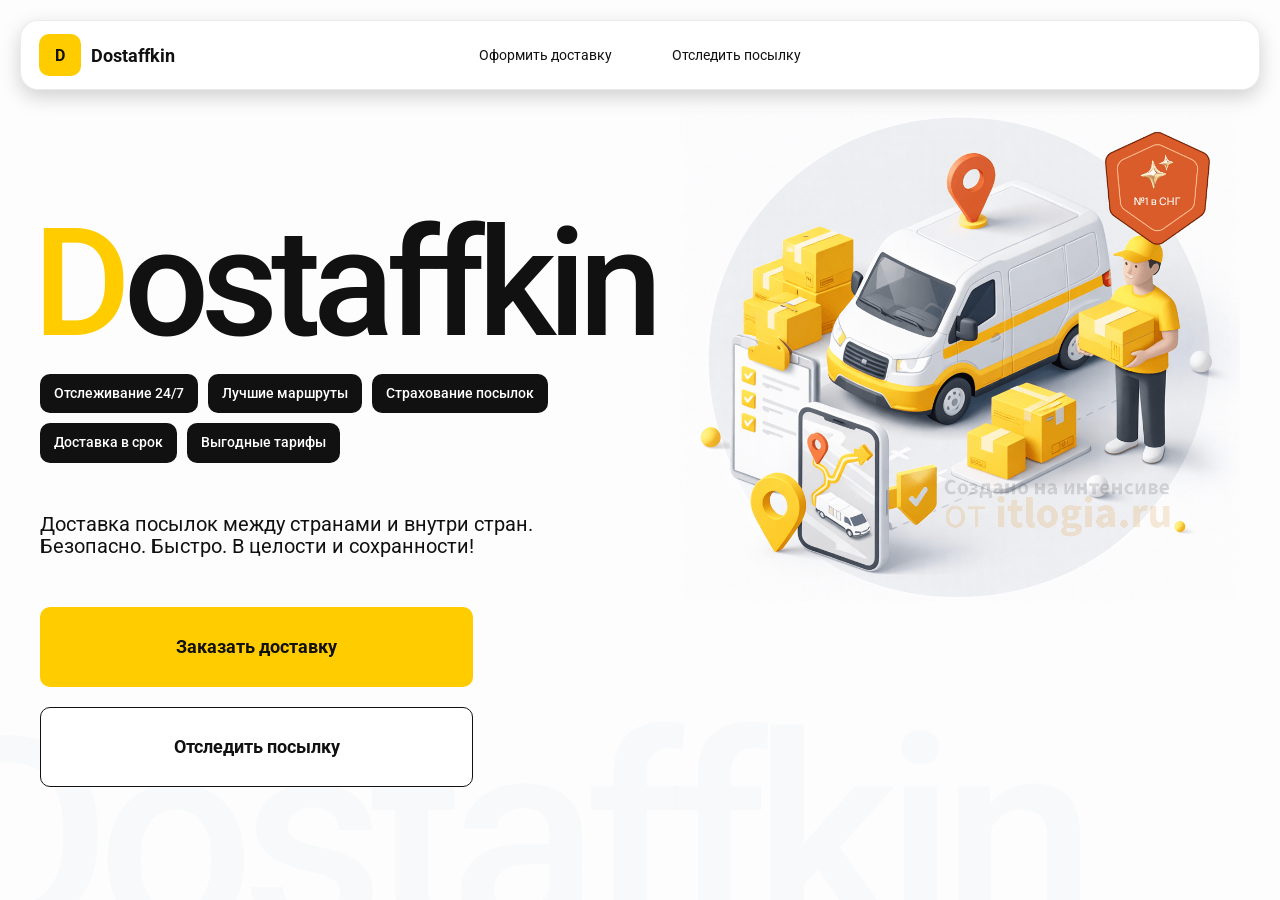
<file: index.html>
<!doctype html>
<html lang="ru">

<head>
    <meta charset="utf-8" />
    <meta name="viewport" content="width=device-width,initial-scale=1,maximum-scale=1,user-scalable=0" />
    <title>Dostaffkin — Доставка посылок между странами и внутри стран. Безопасно. Быстро. В целости и сохранности!
    </title>

    <link href="styles/base.css" rel="stylesheet" />
    <link href="styles/base_adaptive.css" rel="stylesheet" />
    <link href="styles/index.css" rel="stylesheet" />
    <link href="styles/index_adaptive.css" rel="stylesheet" />
</head>

<body>
    <div class="container">
        <header class="header">
            <a class="header-brand" href="#">
                <div class="header-logo">D</div>
                <div class="header-title">Dostaffkin</div>
            </a>
            <nav class="header-menu">
                <a class="header-link" href="./order.html">Оформить <span>доставку</span></a>
                <a class="header-link" href="./track.html">Отследить <span>посылку</span></a>
            </nav>
        </header>
        <main class="main">
            <section class="main-info">
                <div class="main-title">
                    <span>D</span>ostaffkin
                </div>
                <div class="main-features">
                    <div class="main-feature">Отслеживание 24/7</div>
                    <div class="main-feature">Лучшие маршруты</div>
                    <div class="main-feature">Страхование посылок</div>
                    <div class="main-feature">Доставка в срок</div>
                    <div class="main-feature">Выгодные тарифы</div>
                </div>
                <div class="main-description">
                    Доставка посылок между странами и внутри стран.
                    Безопасно. Быстро. В целости и сохранности!
                </div>
                <div class="main-actions">
                    <a class="button" type="button" href="./order.html">Заказать доставку</a>
                    <a class="button button-white" type="button" href="./track.html">Отследить посылку</a>
                </div>
            </section>
            <div class="main-title-ghost">Dostaffkin</div>
            <section class="main-image">
                <img src="images/main-image.png" alt="Main image" />
            </section>
        </main>
    </div>
</body>
</html>
</file>
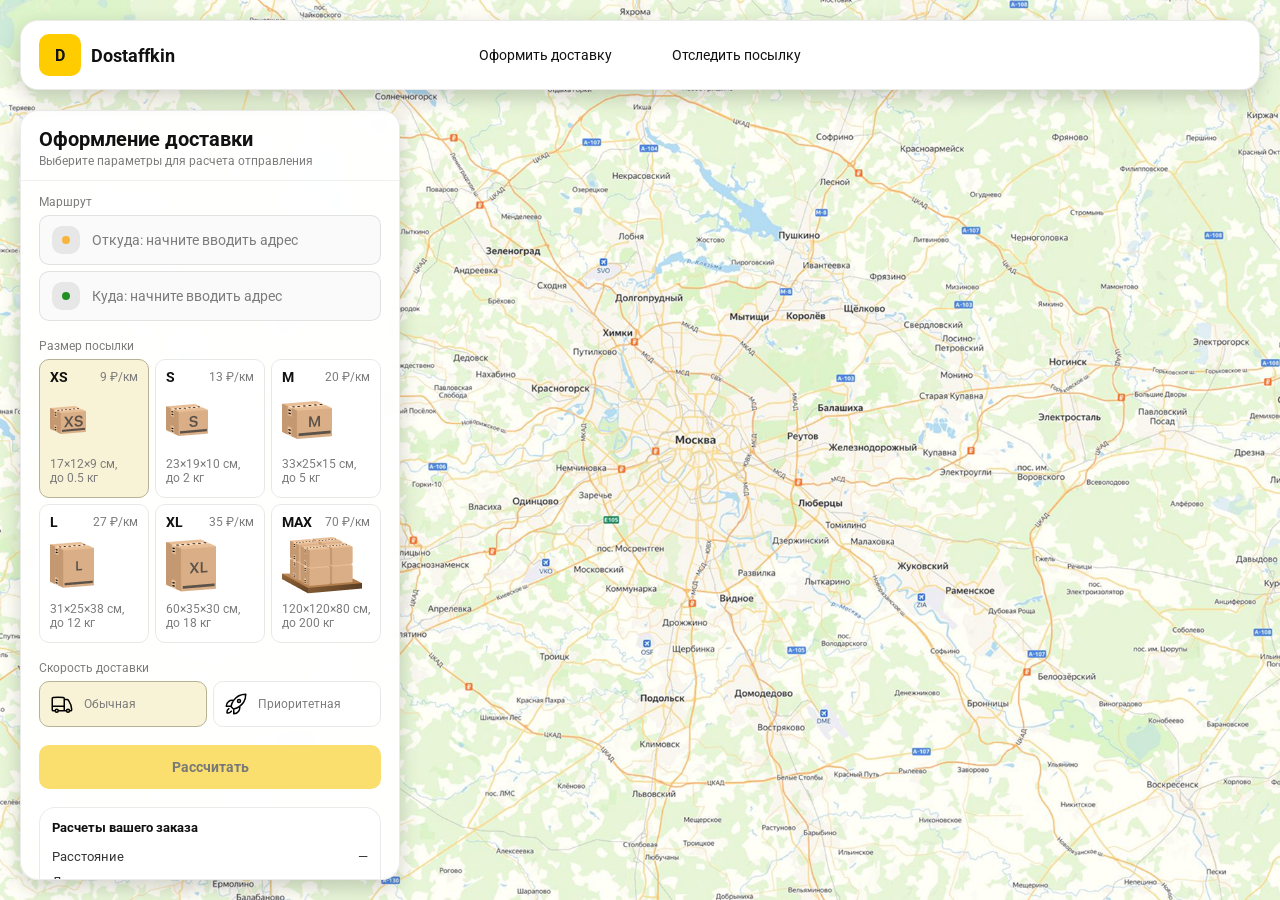
<file: order.html>
<!doctype html>
<html lang="ru">

<head>
    <meta charset="utf-8" />
    <meta name="viewport" content="width=device-width,initial-scale=1,maximum-scale=1,user-scalable=0" />
    <title>Оформление доставки</title>

    <link rel="stylesheet" href="styles/base.css" />
    <link rel="stylesheet" href="styles/base_adaptive.css" />

    <link rel="stylesheet" href="styles/order.css" />
    <link rel="stylesheet" href="styles/order_adaptive.css" />
</head>

<body>
    <div id="map"></div>


    <header class="header">
        <a class="header-brand" href="./index.html">
            <div class="header-logo">D</div>
            <div class="header-title">Dostaffkin</div>
        </a>
        <nav class="header-menu">
            <a class="header-link" href="#">Оформить <span>доставку</span></a>
            <a class="header-link" href="./track.html">Отследить <span>посылку</span></a>
        </nav>
    </header>

    <aside class="main" id="sidebar">
        <div class="main-header">
            <div class="main-title">Оформление доставки</div>
            <div class="main-text">Выберите параметры для расчета отправления</div>
        </div>
        <div class="main-content">
            <div class="main-route">
                <div class="main-block-title">Маршрут</div>
                <div class="main-fields">
                    <div class="main-field" id="fromField">
                        <div class="main-pin"></div>
                        <input id="from" placeholder="Откуда: начните вводить адрес" autocomplete="off" />
                        <div class="main-ac" id="fromAc" role="listbox" aria-label="Подсказки адресов"></div>
                    </div>

                    <div class="main-field" id="toField">
                        <div class="main-pin"></div>
                        <input id="to" placeholder="Куда: начните вводить адрес" autocomplete="off" />
                        <div class="main-ac" id="toAc" role="listbox" aria-label="Подсказки адресов"></div>
                    </div>
                </div>
            </div>
            <div class="main-package">
                <div class="main-block-title">Размер посылки</div>

                <div class="main-sizes">
                    <div class="main-size-card is-active" data-value="xs">
                        <div class="main-size-top">
                            <div class="main-size-label">XS</div>
                            <div class="main-size-rate">9 ₽/км</div>
                        </div>
                        <div class="main-size-media">
                            <img src="images/sizes/xs.png" alt="Короб XS" />
                        </div>
                        <div class="main-size-description">17×12×9 см,<br>до 0.5 кг</div>
                    </div>

                    <div class="main-size-card" data-value="s">
                        <div class="main-size-top">
                            <div class="main-size-label">S</div>
                            <div class="main-size-rate">13 ₽/км</div>
                        </div>
                        <div class="main-size-media">
                            <img src="images/sizes/s.png" alt="Короб S" />
                        </div>
                        <div class="main-size-description">23×19×10 см,<br>до 2 кг</div>
                    </div>

                    <div class="main-size-card" data-value="m">
                        <div class="main-size-top">
                            <div class="main-size-label">M</div>
                            <div class="main-size-rate">20 ₽/км</div>
                        </div>
                        <div class="main-size-media">
                            <img src="images/sizes/m.png" alt="Короб M" />
                        </div>
                        <div class="main-size-description">33×25×15 см,<br>до 5 кг</div>
                    </div>

                    <div class="main-size-card" data-value="l">
                        <div class="main-size-top">
                            <div class="main-size-label">L</div>
                            <div class="main-size-rate">27 ₽/км</div>
                        </div>
                        <div class="main-size-media">
                            <img src="images/sizes/l.png" alt="Короб L" />
                        </div>
                        <div class="main-size-description">31×25×38 см,<br>до 12 кг</div>
                    </div>

                    <div class="main-size-card" data-value="xl">
                        <div class="main-size-top">
                            <div class="main-size-label">XL</div>
                            <div class="main-size-rate">35 ₽/км</div>
                        </div>
                        <div class="main-size-media">
                            <img src="images/sizes/xl.png" alt="Короб XL" />
                        </div>
                        <div class="main-size-description">60×35×30 см,<br>до 18 кг</div>
                    </div>

                    <div class="main-size-card" data-value="max">
                        <div class="main-size-top">
                            <div class="main-size-label">MAX</div>
                            <div class="main-size-rate">70 ₽/км</div>
                        </div>
                        <div class="main-size-media main-size-media-palleta">
                            <img src="images/sizes/max.png" alt="Паллета" />
                        </div>
                        <div class="main-size-description">120×120×80 см,<br>до 200 кг</div>
                    </div>
                </div>
            </div>
            <div class="main-speed">
                <div class="main-block-title">Скорость доставки</div>

                <div class="main-speeds">
                    <div class="main-speed-card is-active" data-value="regular">
                        <img class="main-speed-media" src="images/icons/regular.svg" alt="Regular" />
                        <div class="main-speed-description">Обычная</div>
                    </div>
                    <div class="main-speed-card" data-value="fast">
                        <img class="main-speed-media" src="images/icons/fast.svg" alt="Fast" />
                        <div class="main-speed-description">Приоритетная</div>
                    </div>

                </div>
            </div>
            <div class="main-calculate-block">
                <button id="calc" class="button calculate-button" type="button" disabled>Рассчитать</button>
            </div>
            <div class="main-result" id="result">
                <div class="main-result-title">Расчеты вашего заказа</div>
                <div class="main-result-lines">
                    <div class="main-result-line"><span>Расстояние</span><span id="distanceValue">—</span></div>
                    <div class="main-result-line"><span>Доставим через</span><span id="durationValue">—</span></div>
                    <div class="main-result-line"><span>Тариф</span><span id="rateValue">—</span></div>
                </div>
                <div class="main-price">
                    <div class="main-price-label">Итого</div>
                    <div class="main-price-value" id="totalValue">—</div>
                </div>
            </div>
            <div class="main-order-box">
                <div class="main-order-form" id="orderForm">
                    <div class="main-order-title">Оформление доставки</div>
                    <div class="main-block-info-row">
                        <div class="main-block-title">Контакты</div>
                        <div class="order-fields">
                            <div class="main-field">
                                <input id="customerName" placeholder="Ваше имя" autocomplete="off" />
                            </div>
                            <div class="main-field">
                                <input id="customerPhone" placeholder="Ваш телефон" autocomplete="off"
                                    inputmode="tel" />
                            </div>
                        </div>
                    </div>
                    <div class="main-block-info-row extra-info">
                        <div class="main-block-title">Дополнительная информация</div>
                        <div class="main-field textarea">
                            <textarea id="comment" placeholder="Детали доставки и комментарии"></textarea>
                        </div>
                    </div>
                    <button id="submit" class="button main-submit-request" type="button" disabled>Отправить
                        заявку
                    </button>
                </div>

                <div class="main-order-success" id="orderSuccess">
                    <div class="main-success-icon">✓</div>
                    <div class="main-success-title">Заявка отправлена!</div>
                    <div class="main-success-title">Номер отправления – <span id="orderId"></span></div>
                    <div class="main-success-subtitle">Мы скоро свяжемся с вами</div>
                </div>
            </div>
        </div>

    </aside>

</body>

</html>
</file>
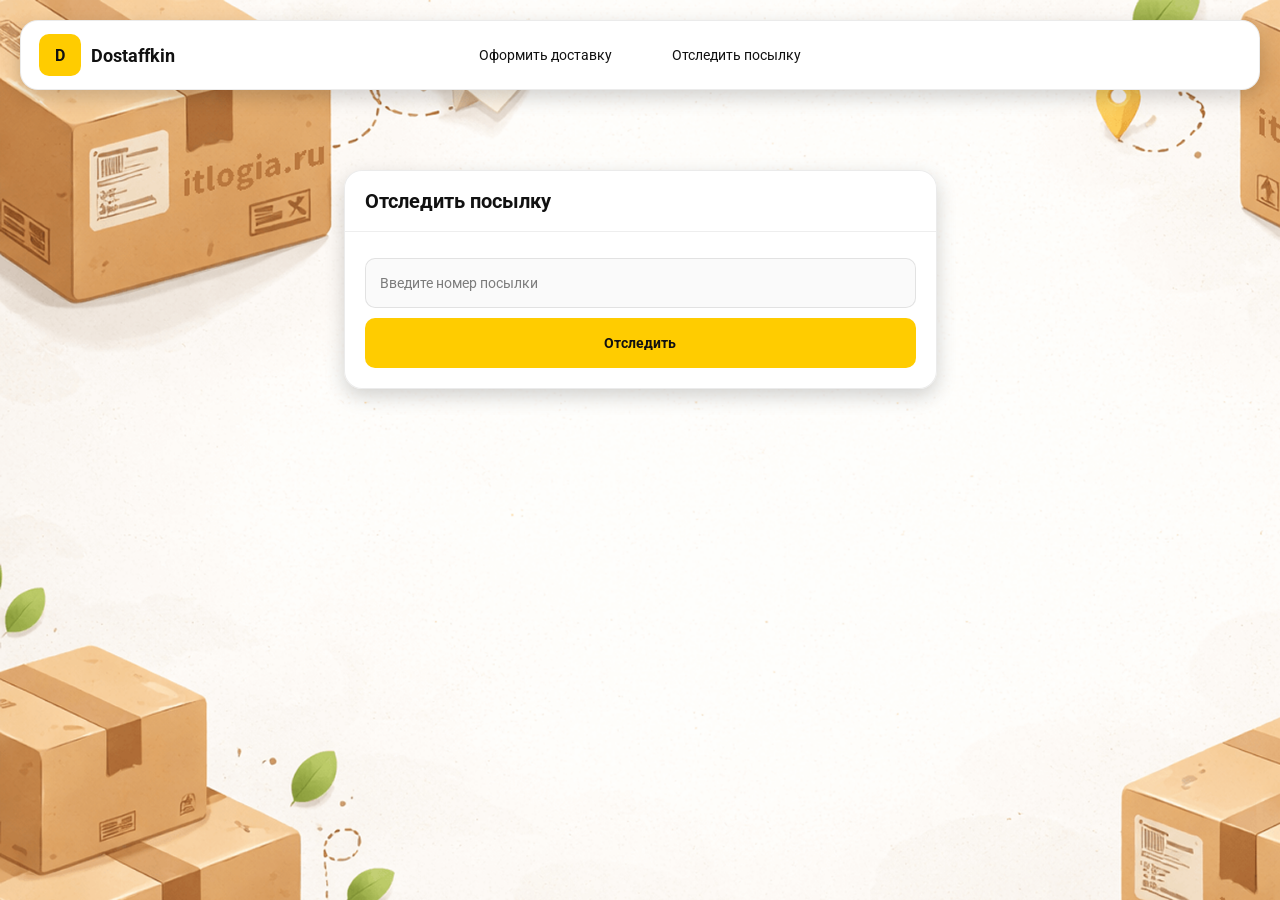
<file: track.html>
<!doctype html>
<html lang="ru">

<head>
    <meta charset="utf-8" />
    <meta name="viewport" content="width=device-width,initial-scale=1,maximum-scale=1,user-scalable=0" />
    <title>Отследить посылку</title>
    <link rel="stylesheet" href="styles/base.css" />
    <link rel="stylesheet" href="styles/base_adaptive.css" />

    <link rel="stylesheet" href="styles/track.css" />
    <link rel="stylesheet" href="styles/track_adaptive.css" />
</head>

<body>
    <div class="container">
        <header class="header">
            <a class="header-brand" href="./index.html">
                <div class="header-logo">D</div>
                <div class="header-title">Dostaffkin</div>
            </a>
            <nav class="header-menu">
                <a class="header-link" href="./order.html">Оформить <span>доставку</span></a>
                <a class="header-link" href="#">Отследить <span>посылку</span></a>
            </nav>
        </header>
        <main class="track-content">
            <section class="track-card track-search">
                <div class="track-title">Отследить посылку</div>
                <div class="track-action">
                    <div class="main-field track-field">
                        <input id="trackNumber" placeholder="Введите номер посылки" autocomplete="off" />
                    </div>
                    <button id="trackButton" class="button track-button" type="button">Отследить</button>
                </div>
            </section>
            <section class="track-card track-result" id="trackResult">
                <div class="track-result-header">
                    <div class="track-id" id="trackIdValue"></div>
                    <div class="track-routes">
                        <div class="track-route">
                            <div class="track-route-pin">
                                <svg xmlns="http://www.w3.org/2000/svg" fill="none" viewBox="0 0 24 24"
                                    stroke-width="1.5" stroke="orange" class="size-6">
                                    <path stroke-linecap="round" stroke-linejoin="round"
                                        d="M15 10.5a3 3 0 1 1-6 0 3 3 0 0 1 6 0Z" />
                                    <path stroke-linecap="round" stroke-linejoin="round"
                                        d="M19.5 10.5c0 7.142-7.5 11.25-7.5 11.25S4.5 17.642 4.5 10.5a7.5 7.5 0 1 1 15 0Z" />
                                </svg>
                            </div>
                            <div class="track-route-address" id="trackFromValue">
                                Откуда: Москва, улица Арбат, 1
                            </div>
                        </div>
                        <div class="track-route track-route-arrow">
                            <svg xmlns="http://www.w3.org/2000/svg" fill="none" viewBox="0 0 24 24" stroke-width="1.5"
                                stroke="currentColor" class="size-6">
                                <path stroke-linecap="round" stroke-linejoin="round"
                                    d="M19.5 13.5 12 21m0 0-7.5-7.5M12 21V3" />
                            </svg>
                        </div>
                        <div class="track-route">
                            <div class="track-route-pin">
                                <svg xmlns="http://www.w3.org/2000/svg" fill="none" viewBox="0 0 24 24"
                                    stroke-width="1.5" stroke="green" class="size-6">
                                    <path stroke-linecap="round" stroke-linejoin="round"
                                        d="M15 10.5a3 3 0 1 1-6 0 3 3 0 0 1 6 0Z" />
                                    <path stroke-linecap="round" stroke-linejoin="round"
                                        d="M19.5 10.5c0 7.142-7.5 11.25-7.5 11.25S4.5 17.642 4.5 10.5a7.5 7.5 0 1 1 15 0Z" />
                                </svg>
                            </div>
                            <div class="track-route-address" id="trackToValue">
                                Куда: Минск, проспект Независимости, 58
                            </div>
                        </div>
                    </div>
                </div>
                <div class="track-info">
                    <div class="track-status-title">Статус данной посылки:</div>
                    <div class="track-status-list" id="trackStatusList">


                        <div class="track-status created">
                            <img src="images/icons/created.svg" class="track-status-icon" alt="Created">
                            <div class="track-status-text">
                                <div class="track-status-text-state">Создан</div>
                                <div class="track-status-text-date">10.01.2026</div>
                            </div>
                        </div>

                        <div class="track-status in-way">
                            <img src="images/icons/in-way.svg" class="track-status-icon" alt="In way">
                            <div class="track-status-text">
                                <div class="track-status-text-state">В пути: Москва</div>
                                <div class="track-status-text-date">18.01.2026</div>
                            </div>
                        </div>

                        <div class="track-status ready">
                            <img src="images/icons/ready.svg" class="track-status-icon" alt="Ready">
                            <div class="track-status-text">
                                <div class="track-status-text-state">Готов к выдаче</div>
                                <div class="track-status-text-date">25.01.2026</div>
                            </div>
                        </div>

                        <div class="track-status done">
                            <img src="images/icons/done.svg" class="track-status-icon" alt="Done">
                            <div class="track-status-text">
                                <div class="track-status-text-state">Вручен</div>
                                <div class="track-status-text-date">27.01.2026</div>
                            </div>
                        </div>

                    </div>
                </div>
            </section>

        </main>

    </div>

</body>

</html>
</file>
<file: styles/base.css>
*, *::before, *::after {
    box-sizing: border-box;
}
@font-face {
    font-family: "Roboto";
    src: url("../fonts/Roboto-Regular.ttf");
    font-weight: normal;
}

@font-face {
    font-family: "Roboto";
    src: url("../fonts/Roboto-Bold.ttf");
    font-weight: bold;
}

@font-face {
    font-family: "Roboto";
    src: url("../fonts/Roboto-Medium.ttf");
    font-weight: 500;
}


html, body {
    margin: 0;
    color: #111111;
    font-family: "Roboto", sans-serif;
}

body {
    background: #FDFDFD;
}

.header {
    border-radius: 18px;
    box-shadow: 0 7px 20px 0 #0000002E;
    backdrop-filter: blur(10px);
    background: #ffffff;
    left: 20px;
    border: 1px solid rgba(0, 0, 0, 0.08);
    position: fixed;
    right: 20px;
    top: 20px;
    padding: 14px 18px;
    height: 70px;
    display: flex;
    align-items: center;
    z-index: 6;
}
.header-brand {
    display: flex;
    align-items: center;
    text-decoration: none;
    gap: 10px;
}

.header-logo {
    width: 42px;
    height: 42px;
    border-radius: 10px;
    background: #FFCC00;
    display: grid;
    place-items: center;
    font-weight: bold;
    color: #111;
}

.header-title {
    font-size: 18px;
    font-weight: bold;
    color: #111111;
    text-decoration: none;
}
.header-menu {
    display: flex;
    align-items: center;
    gap: 60px;
    margin: 0;
    position: absolute;
    left: 50%;
    transform: translateX(-50%);
}

.header-link {
    font-size: 14px;
    color: #111111;
    text-decoration: none;
}
.button {
    border: 0;
    outline: none;
    height: 44px;
    border-radius: 10px;
    font-size: 14px;
    font-weight: bold;
    cursor: pointer;
    font-family: inherit;
    transition: transform .08s ease, opacity .12s ease;
    background: #ffcc00;
    color: #111111;
    text-align: center;
    text-decoration: none;
}

.button:hover {
    background-color: #E5BC19;
}

.button:disabled {
    cursor: not-allowed;
    background-color: #FADE6E;
    color: #787878;
    transform: none;
}

.button.button-white {
    background: #ffffff;
    border: 1px solid #111111;
}

.button.button-white:hover {
    background: rgb(241 241 241);
}

.main-field {
    display: flex;
    align-items: center;
    margin-top: 6px;
    gap: 10px;
    border: 1px solid #1111111A;
    background: #FAFAFA;
    border-radius: 10px;
    padding: 10px 12px;
    position: relative;
    box-sizing: border-box;
    height: 50px;
}

.main-field.textarea {
    height: auto;
}

.main-pin {
    width: 28px;
    height: 28px;
    border-radius: 10px;
    background: rgba(17, 17, 17, 0.08);
    display: grid;
    place-items: center;
    flex: 0 0 auto;
    position: relative;
}

.main-pin::before {
    content: "";
    width: 8px;
    height: 8px;
    border-radius: 999px;
    background: orange;
    opacity: .75;
    display: block;
}

.main-field:last-child .main-pin::before {
    background: green;
    opacity: .85;
}

input, textarea {
    width: 100%;
    border: 0;
    outline: none;
    background: transparent;
    font-size: 14px;
    color: #111111;
    font-family: inherit;
}

textarea {
    resize: vertical;
    min-height: 72px;
    padding: 2px 0;
}

input::placeholder, textarea::placeholder {
    color: #7C7C7C;
}

.main-field:focus-within {
    border-color: rgba(0, 0, 0, 0.20);
    box-shadow: 0 0 0 4px rgba(255, 204, 0, 0.35);
    background: rgba(255, 255, 255, 0.75);
}
</file>
<file: styles/base_adaptive.css>
@media (max-width: 767px) {
    .header {
        left: 10px;
        right: 10px;
        top: 10px;
    }

    .header-link span {
        display: none;
    }

    .header-menu {
        gap: 20px;
        justify-content: flex-start;
        margin: 0 0 0 30px;
        position: static;
        transform: none;
    }
}

@media (max-width: 420px) {
    .header-title {
        display: none;
    }
}

@media (max-width: 374px) {
    .header-menu {
        gap: 10px;
        margin: 0 0 0 10px;
    }
}
</file>
<file: styles/index.css>
.container {
    overflow: hidden;
    min-height: 100vh;
}
.main {
    padding: 111px 40px 40px;
    position: relative;
    display: flex;
}
.main-info {
    max-width: 840px;
    width: 100%;
    position: relative;
}
.main-title {
    margin-top: 98px;
    font-weight: 500;
    font-size: 200px;
    line-height: 1;
    letter-spacing: -0.05em;
    color: #111111;
    left: -15px;
    position: relative;
}

.main-title span {
    color: #ffcc00;
}
.main-features {
    margin-top: 15px;
    display: flex;
    flex-wrap: wrap;
    gap: 10px;
}

.main-feature {
    background: #111111;
    color: #ffffff;
    padding: 12px 14px;
    font-weight: 500;
    font-size: 14px;
    line-height: 1.1;
    border-radius: 10px;
}
.main-description {
    margin-top: 50px;
    max-width: 500px;
    font-size: 20px;
    line-height: 1.1;
    color: #111111;
}
.main-actions {
    margin-top: 50px;
    display: flex;
    flex-direction: column;
    gap: 20px;
}

.main-actions .button {
    height: 80px;
    width: 433px;
    font-size: 18px;
    font-weight: bold;
    place-items: center;
    display: grid;
}
.main-title-ghost {
    position: absolute;
    z-index: -1;
    left: -70px;
    bottom: -150px;
    font-weight: 500;
    font-size: 278px;
    line-height: 1;
    letter-spacing: -0.05em;
    color: #ECEDF04D;
}
.main-image {
    width: 1024px;
    top: 100px;
    z-index: -2;
}

.main-image img {
    width: 100%;
    max-width: 1024px;
    height: auto;
    display: block;
}
</file>
<file: styles/index_adaptive.css>
@media (max-width: 1760px) {
    .main-title {
        font-size: 150px;
        left: -7px;
    }

    .main-info {
        max-width: 640px;
    }
}
@media (max-width: 1200px) {
    .main-info {
        max-width: 540px;
    }

    .main {
        padding: 111px 20px 20px;
    }

    .main-title {
        font-size: 120px;
        left: -4px;
    }

    .main-title-ghost {
        font-size: 220px;
    }
}
@media (max-width: 1024px) {
    .main-title {
        margin-top: 30px;
    }

    .main {
        flex-direction: column-reverse;
    }

    .main-image {
        max-width: 350px;
        position: absolute;
        left: 370px;
        top: 370px;
    }

    .main-info {
        max-width: 100%;
    }

    .main-actions {
        gap: 10px;
    }

    .main-actions .button {
        height: 50px;
        font-size: 14px;
        width: auto;
        max-width: 300px;
    }

    .main-description {
        max-width: 350px;
    }
}
@media (max-width: 570px) {
    .main-title {
        font-size: 88px;
    }

    .main-description {
        max-width: 100%
    }

    .main-actions {
       width: 100%;
    }

    .main-actions .button {
        width: 100%;
        max-width: 100%
    }

    .main-image {
        max-width: 650px;
        position: absolute;
        left: 170px;
        top: 70px;
        opacity: 0.2;
    }
}
@media (max-width: 400px) {
    .main-title {
        font-size: 70px;
    }
}
</file>
<file: styles/order.css>
#map {
    background-image: url("../images/order-bg.png");
    background-size: cover;
    position: fixed;
    inset: 0;
}
.main {
    border-radius: 18px;
    box-shadow: 0 7px 20px 0 #0000002E;
    backdrop-filter: blur(10px);
    background: rgba(255, 255, 255, 0.96);
    left: 20px;
    border: 1px solid rgba(0, 0, 0, 0.08);
    position: fixed;
    top: 110px;
    bottom: 20px;
    width: 380px;
    display: flex;
    flex-direction: column;
    overflow: hidden;
    z-index: 5;
}
.main-header {
    padding: 18px 18px 12px 18px;
    border-bottom: 1px solid rgba(0, 0, 0, 0.06);
    display: flex;
    flex-direction: column;
}

.main-title {
    font-size: 20px;
    line-height: 100%;
    font-weight: bold;
}

.main-text {
    font-size: 12px;
    margin-top: 5px;
    color: #7C7C7C;
}
.main-content {
    padding: 14px 18px 18px 18px;
    overflow: auto;
    scrollbar-width: none;
    display: flex;
    flex-direction: column;
    gap: 18px;
    flex: 1;
}
.main-block-title {
    font-size: 12px;
    color: #7C7C7C;
}

.main-route .main-block-title,
.main-package .main-block-title {
    margin-bottom: 6px;
}

.main-sizes {
    display: grid;
    gap: 6px;
    grid-template-columns: repeat(3, 1fr);
}

.main-size-card {
    border: 1px solid #E8E8E7;
    background: #FFFFFF;
    border-radius: 10px;
    padding: 10px;
    cursor: pointer;
    user-select: none;
    transition: transform .08s ease, border-color .12s ease, background .12s ease;
    min-height: 139px;
}

.main-size-card:hover {
    transform: translateY(-1px);
}

.main-size-card.is-active {
    background-color: #F8F2D6;
    border-color: #B7B196;
}

.main-size-top {
    display: flex;
    align-items: center;
    justify-content: space-between;
}

.main-size-label {
    font-weight: bold;
    font-size: 14px;
    color: #111111;
    line-height: 100%;
}

.main-size-rate {
    font-size: 12px;
    color: #7C7C7C;
    line-height: 100%;
}

.main-size-media {
    margin-top: 8px;
    height: 57px;
}

.main-size-description {
    margin-top: 8px;
    font-size: 12px;
    color: #7C7C7C;
    line-height: 1.2;
}

.calculate-button {
    width: 100%;
}
.main-result {
    border: 1px solid rgba(0, 0, 0, 0.08);
    background: rgba(255, 255, 255, 0.75);
    border-radius: 16px;
    padding: 12px;
    line-height: 1.25;
}

.main-result-title {
    font-weight: bold;
    font-size: 13px;
    color: #111111;
    margin-bottom: 13px;
}

.main-result-lines {
    gap: 8px;
    display: flex;
    flex-direction: column;
}

.main-result-line {
    font-size: 13px;
    color: rgba(17, 17, 17, 0.85);
    display: flex;
    justify-content: space-between;
}

.main-price {
    margin-top: 18px;
    padding-top: 10px;
    border-top: 1px dashed rgba(0, 0, 0, 0.12);
    display: flex;
    align-items: baseline;
    justify-content: space-between;
}

.main-price-label {
    font-size: 12px;
    color: rgba(17, 17, 17, 0.55);
}

.main-price-value {
    font-size: 20px;
    font-weight: bold;
    color: #111111;
    letter-spacing: -0.3px;
}
.main-order-box {
    background: #ffffff;
    border: 1px solid #E8E8E7;
    border-radius: 10px;
    padding: 12px;
}

.main-order-title {
    margin-bottom: 8px;
    font-weight: bold;
    font-size: 14px;
    color: #111111;
}

.main-block-info {
    display: flex;
    flex-direction: column;
    gap: 6px;
}

.order-fields {
    display: grid;
    grid-template-columns: 1fr 1fr;
    column-gap: 10px;
    margin-top: 6px;
}

.main-block-info-row.extra-info {
    display: block;
    margin-top: 13px;
}

.main-submit-request {
    width: 100%;
    margin-top: 6px;
}

.main-order-success {
    display: none;
    text-align: center;
    padding: 22px 12px;
    gap: 12px;
}

.main-order-success.is-visible {
    display: flex;
    flex-direction: column;
    align-items: center;
}

.main-success-icon {
    width: 56px;
    height: 56px;
    border-radius: 50%;
    background: #16a34a;
    color: #ffffff;
    display: grid;
    place-items: center;
    font-size: 30px;
}

.main-success-title {
    font-size: 14px;
    font-weight: bold;
    color: #111111;
}

.main-success-subtitle {
    font-size: 12px;
    color: rgba(17, 17, 17, 0.55);
    line-height: 1.3;
}
.main-speed .main-block-title {
    margin-bottom: 6px;
}

.main-speeds {
    display: grid;
    gap: 6px;
    grid-template-columns: repeat(2, 1fr);
}

.main-speed-card {
    border: 1px solid #E8E8E7;
    background: #FFFFFF;
    border-radius: 10px;
    padding: 10px;
    cursor: pointer;
    user-select: none;
    transition: transform .08s ease, border-color .12s ease, background .12s ease;
    display: flex;
    align-items: center;
    gap: 10px;
}

.main-speed-card:hover {
    transform: translateY(-1px);
}

.main-speed-card.is-active {
    background-color: #F8F2D6;
    border-color: #B7B196;
}

.main-speed-description {
    font-size: 12px;
    color: #7C7C7C;
    line-height: 1.2;
}
</file>
<file: styles/order_adaptive.css>
@media (max-width: 767px) {
    .main {
        left: 10px;
        right: 10px;
        top: 50%;
        bottom: 12px;
        width: auto;
        max-width: none;
    }
}

@media (max-width: 420px) {
    .main-sizes {
        grid-template-columns: repeat(2, 1fr);
    }
}
</file>
<file: styles/track.css>
.container {
    background: #F4F4F4 url("../images/track-bg.png");
    background-size: cover;
    min-height: 100vh;
    padding: 170px 0 50px 0;
}
.track-content {
    width: 593px;
    margin: 0 auto;
}
.track-card {
    width: 100%;
    border-radius: 18px;
    box-shadow: 0 7px 20px 0 #0000002E;
    backdrop-filter: blur(10px);
    background: rgba(255, 255, 255, 0.96);
    border: 1px solid rgba(0, 0, 0, 0.08);
}

.track-title {
    font-size: 20px;
    line-height: 100%;
    font-weight: bold;
    border-bottom: 1px solid #EEEEEE;
    padding: 20px;
}

.track-action {
    padding: 20px;
}

.track-button {
    width: 100%;
    height: 50px;
}

.track-field {
    margin-bottom: 10px;
}
.track-result {
    margin-top: 5px;
    display: none;
}

.track-result.is-visible {
    display: block;
}

.track-result-header {
    font-weight: bold;
    font-size: 14px;
    color: #111111;
    padding: 20px;
    border-bottom: 1px solid #EEEEEE;
}

.track-id {
    margin-bottom: 12px;
    font-size: 20px;
}

.track-routes {
    display: flex;
    flex-direction: column;
    gap: 10px;
    font-weight: normal;
}

.track-route {
    display: flex;
    align-items: center;
    gap: 10px;
}

.track-route-pin {
    width: 24px;
    height: 24px;
    flex-shrink: 0;
}

.track-route-arrow {
    padding: 15px 0;
    width: 24px;
    height: 24px;
}

.track-info {
    padding: 20px;
}

.track-status {
    display: flex;
    align-items: center;
    font-size: 12px;
    gap: 10px;
}

.track-status-title {
    font-size: 14px;
    color: #111111;
    margin-bottom: 20px;
}

.track-status-list {
    display: flex;
    flex-direction: column;
    gap: 15px;
}

.track-status-icon {
    width: 40px;
    height: 40px;
    border-radius: 50%;
    background: rgba(17, 17, 17, 0.08);
    display: grid;
    place-items: center;
    flex: 0 0 auto;
}

.track-status.created .track-status-icon {
    background-color: #F1CB00;
}

.track-status.in-way .track-status-icon {
    background-color: #F08A11;
}

.track-status.ready .track-status-icon {
    background-color: #A35D0A;
}

.track-status.done .track-status-icon {
    background-color: #37C93B;
}

.track-status-text {
    display: flex;
    align-items: center;
    justify-content: space-between;
    color: #111111;
    font-size: 12px;
    flex: 1;
}

.track-status-date {
    color: rgba(17, 17, 17, 0.55);
}
</file>
<file: styles/track_adaptive.css>
@media (max-width: 767px) {
    .container {
        padding: 130px 0 50px 0;
    }

    .track-content {
        width: 100%;
        padding-left: 10px;
        padding-right: 10px;
    }

    .track-result-header {
        padding: 20px;
    }
}
</file>
